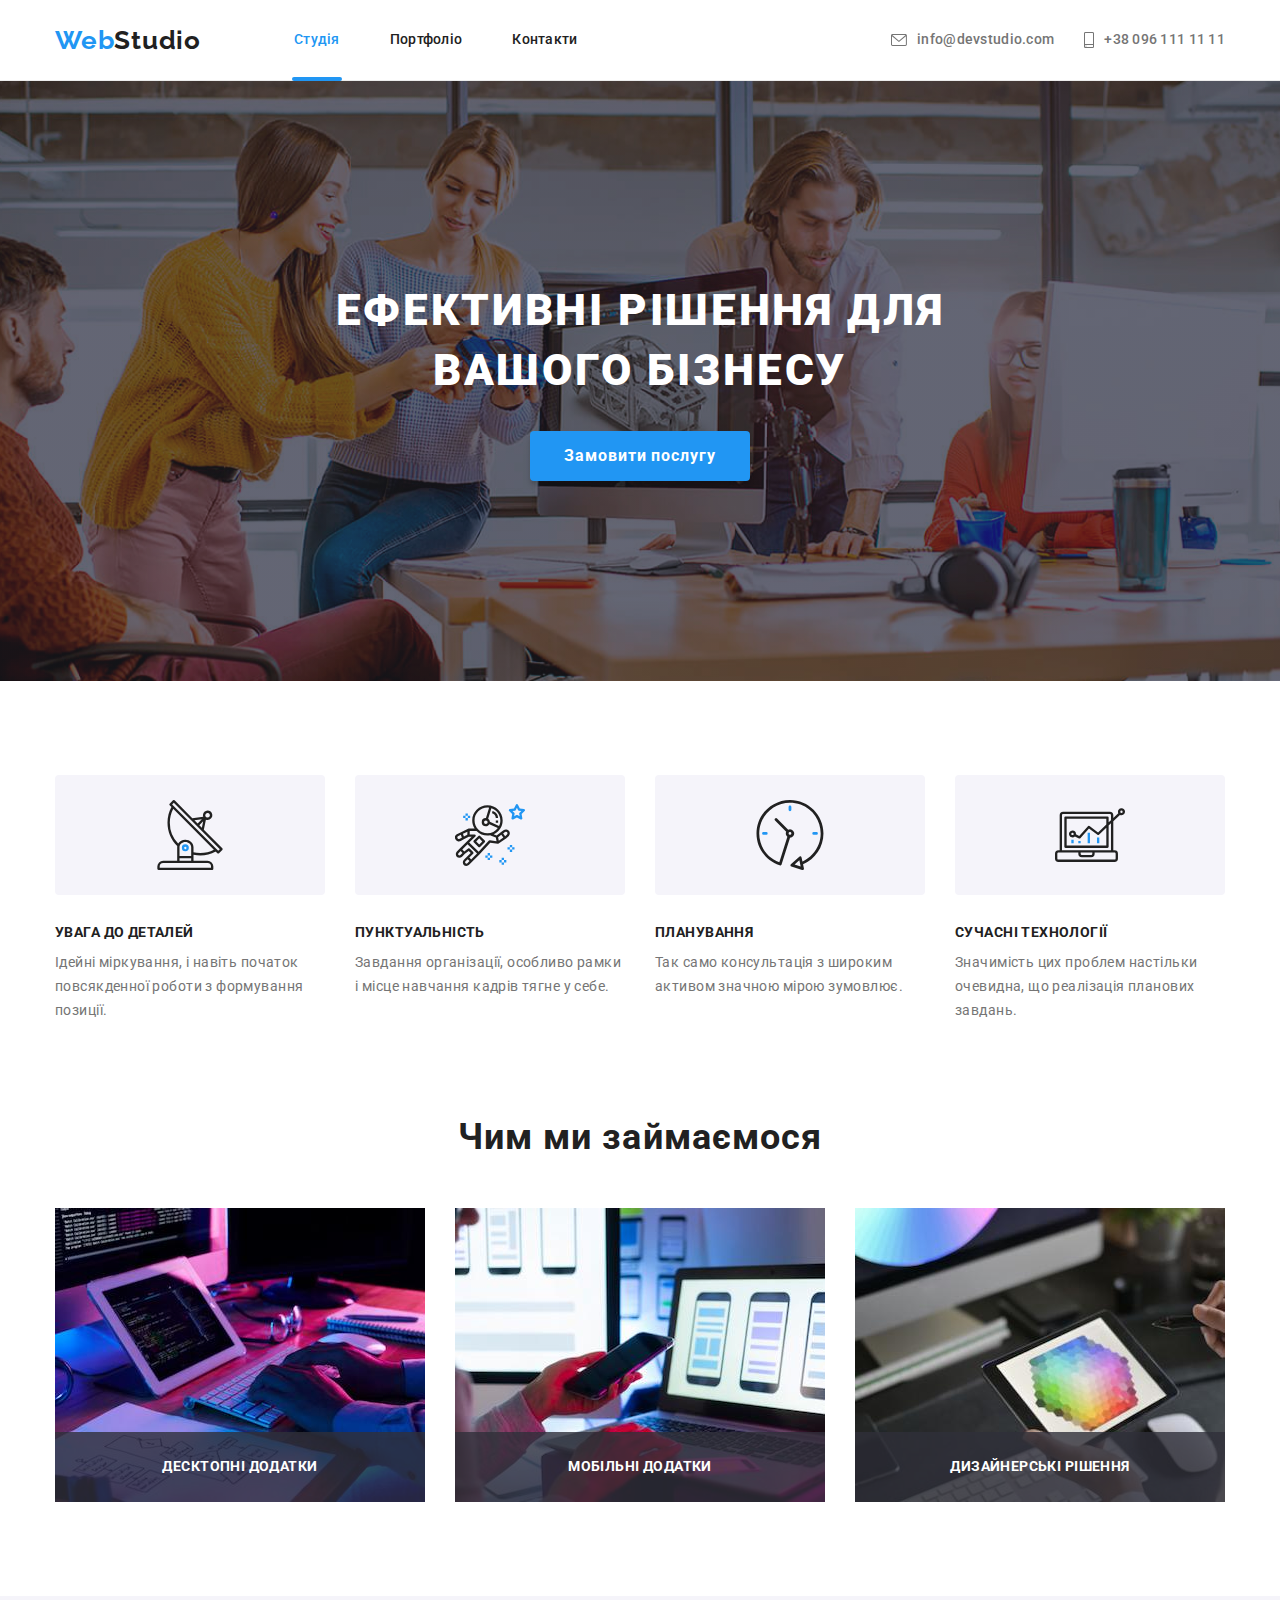
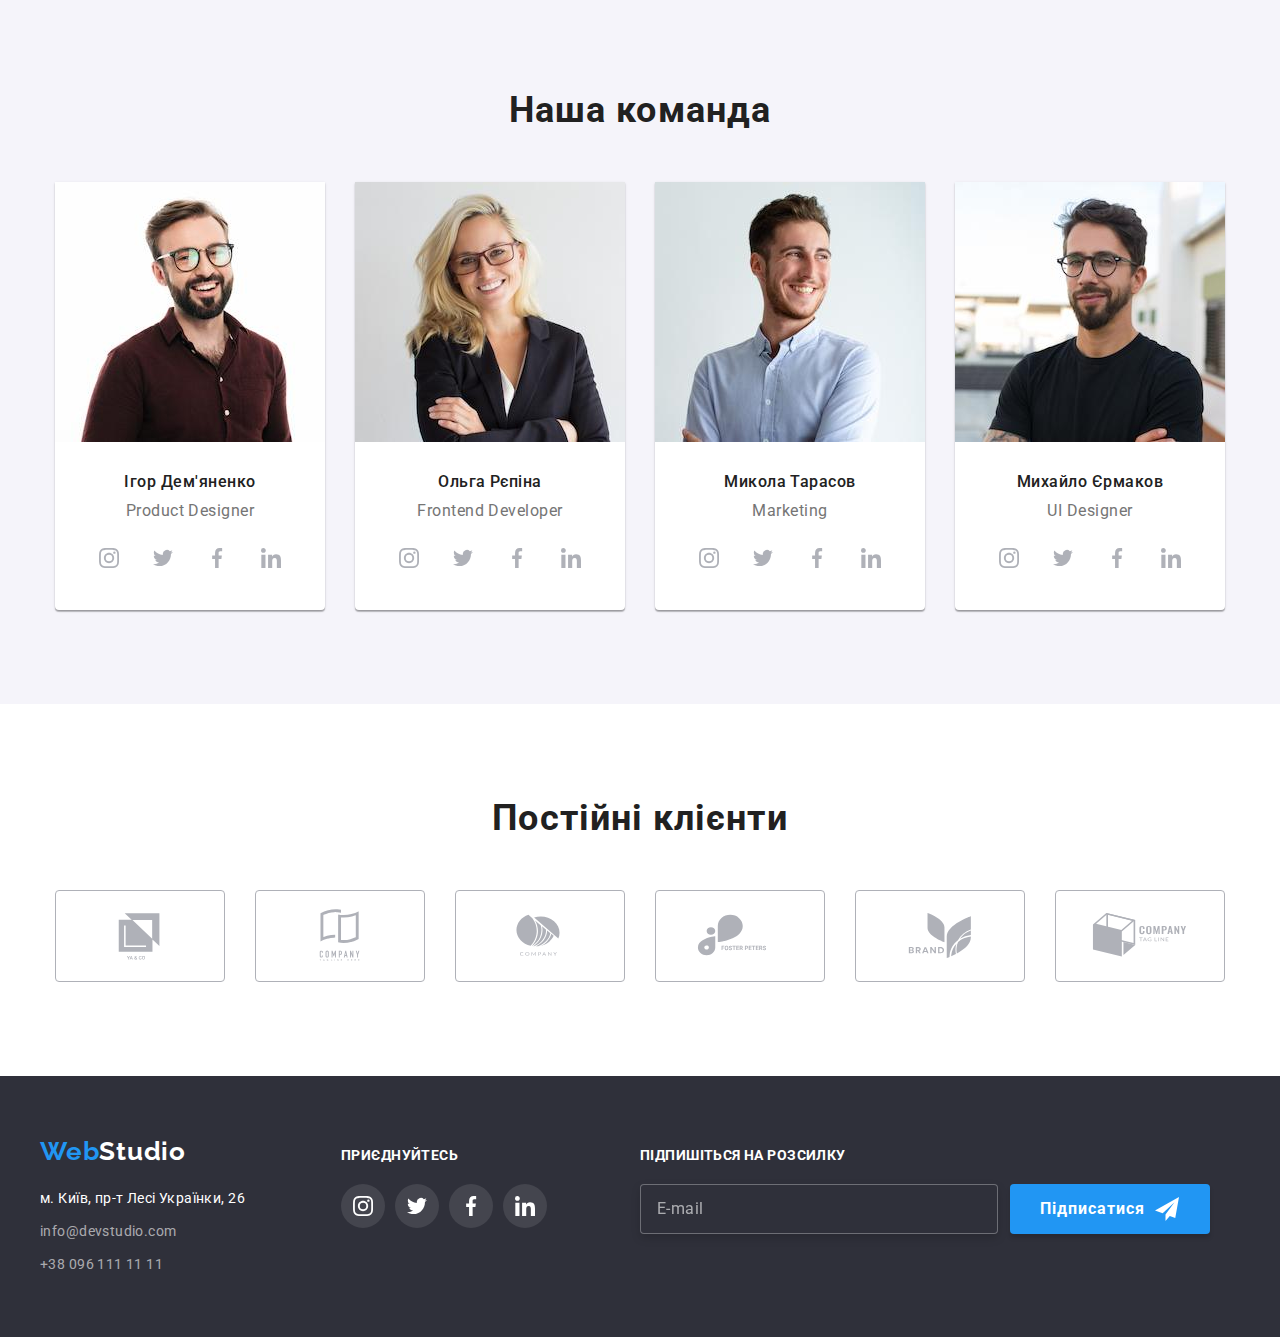
<file: index.html>
<!DOCTYPE html>
<html lang="uk">
  <head>
    <meta charset="UTF-8" />
    <meta http-equiv="X-UA-Compatible" content="IE=edge" />
    <meta name="viewport" content="width=device-width, initial-scale=1.0" />
    <title>WebStudio Main Page</title>
    <link rel="preconnect" href="https://fonts.googleapis.com" />
    <link rel="preconnect" href="https://fonts.gstatic.com" crossorigin />
    <link
      href="https://fonts.googleapis.com/css2?family=Raleway:wght@700&family=Roboto:wght@400;500;700;900&display=swap"
      rel="stylesheet"
    />
    <link
      rel="stylesheet"
      href="https://cdnjs.cloudflare.com/ajax/libs/modern-normalize/1.0.0/modern-normalize.min.css"
    />
    <link rel="stylesheet" href="./css/styles.css" />
  </head>

  <body>
    <header>
      <nav class="container main-nav">
        <a class="header-logo-link logo-link link" href="./index.html"
          >Web<span class="studio">Studio</span></a
        >
        <ul class="site-nav list">
          <li class="item">
            <a href="./index.html" class="site-nav-link link current">Студія</a>
          </li>
          <li class="item">
            <a href="./portfolio.html" class="site-nav-link link">Портфоліо</a>
          </li>
          <li class="item">
            <a href="" class="site-nav-link link">Контакти</a>
          </li>
        </ul>
        <ul class="contacts-nav list">
          <li class="item">
            <a class="email-link link" href="mailto:info@devstudio.com">
              <svg class="envelop-icon" width="16" height="12">
                <use href="./images/icons.svg#envelope"></use>
              </svg>
              info@devstudio.com
            </a>
          </li>
          <li class="item">
            <a class="telephone-link link" href="tel:+380961111111">
              <svg class="smartphone-icon" width="10" height="16">
                <use href="./images/icons.svg#smartphone"></use>
              </svg>
              +38 096 111 11 11</a
            >
          </li>
        </ul>
      </nav>
    </header>

    <main>
      <!-- Hero section -->
      <section class="hero">
        <h1 class="hero-title">Ефективні рішення для вашого бізнесу</h1>
        <button class="button hero-button" data-modal-open>
          Замовити послугу
        </button>
      </section>

      <!--  Our priorities section  -->

      <section class="section">
        <div class="container">
          <h2 class="section-title hide">Наші пріоритети</h2>
          <ul class="feature-list list">
            <li class="item feature-item">
              <div class="feature-box">
                <svg class="feature-icon" width="70" height="70">
                  <use href="./images/icons.svg#antenna"></use>
                </svg>
              </div>
              <h3 class="title">УВАГА ДО ДЕТАЛЕЙ</h3>
              <p>
                Ідейні міркування, і навіть початок повсякденної роботи з
                формування позиції.
              </p>
            </li>
            <li class="item feature-item">
              <div class="feature-box">
                <svg class="feature-icon" width="70" height="70">
                  <use href="./images/icons.svg#astronaut"></use>
                </svg>
              </div>
              <h3 class="title">ПУНКТУАЛЬНІСТЬ</h3>
              <p>
                Завдання організації, особливо рамки і місце навчання кадрів
                тягне у себе.
              </p>
            </li>
            <li class="item feature-item">
              <div class="feature-box">
                <svg class="feature-icon" width="70" height="70">
                  <use href="./images/icons.svg#clock"></use>
                </svg>
              </div>
              <h3 class="title">ПЛАНУВАННЯ</h3>
              <p>
                Так само консультація з широким активом значною мірою зумовлює.
              </p>
            </li>
            <li class="item feature-item">
              <div class="feature-box">
                <svg class="feature-icon" width="70" height="70">
                  <use href="./images/icons.svg#diagram"></use>
                </svg>
              </div>
              <h3 class="title">СУЧАСНІ ТЕХНОЛОГІЇ</h3>
              <p>
                Значимість цих проблем настільки очевидна, що реалізація
                планових завдань.
              </p>
            </li>
          </ul>
        </div>
      </section>
      <!-- what we do section -->
      <section class="section no-padding">
        <div class="container">
          <h2 class="activities-title section-title">Чим ми займаємося</h2>
          <ul class="activities list">
            <li class="item">
              <div class="activities-thumb">
                <img
                  src="./images/box1.jpg"
                  alt="Розроблений алгоритм перетворюється на програмний код"
                  width="370"
                />
                <div class="activities-info">
                  <p>Десктопні додатки</p>
                </div>
              </div>
            </li>
            <li class="item">
              <div class="activities-thumb">
                <img
                  src="./images/box2.jpg"
                  alt="На ноутбуці розробляють мобільний застосунок"
                  width="370"
                />
                <div class="activities-info">
                  <p>Мобільні додатки</p>
                </div>
              </div>
            </li>
            <li class="item">
              <div class="activities-thumb">
                <img
                  src="./images/box3.jpg"
                  alt="На графічному планшеті добирають кольори для дизайна"
                  width="370"
                />
                <div class="activities-info">
                  <p>Дизайнерські рішення</p>
                </div>
              </div>
            </li>
          </ul>
        </div>
      </section>

      <!-- Our Team -->

      <section class="section no-bottom-margin team-section">
        <div class="container">
          <h2 class="section-title">Наша команда</h2>
          <ul class="team-list list">
            <li class="team-card">
              <img
                src="./images/image1.jpg"
                alt="Ігор Дем'яненко, фото"
                width="270"
              />
              <div class="team-details">
                <h3 class="team-name">Ігор Дем'яненко</h3>
                <p class="team-job" lang="en">Product Designer</p>
              </div>
              <ul class="team-soc-list list">
                <li class="team-soc-item">
                  <a href="" class="team-link link">
                    <svg class="link-icon" width="20" height="20">
                      <use href="./images/icons.svg#instagram"></use>
                    </svg>
                  </a>
                </li>
                <li class="team-soc-item">
                  <a href="" class="team-link link">
                    <svg class="link-icon" width="20" height="20">
                      <use href="./images/icons.svg#twitter"></use>
                    </svg>
                  </a>
                </li>
                <li class="team-soc-item">
                  <a href="" class="team-link link">
                    <svg class="link-icon" width="20" height="20">
                      <use href="./images/icons.svg#facebook"></use>
                    </svg>
                  </a>
                </li>
                <li class="team-soc-item">
                  <a href="" class="team-link link">
                    <svg class="link-icon" width="20" height="20">
                      <use href="./images/icons.svg#linkedin"></use>
                    </svg>
                  </a>
                </li>
              </ul>
            </li>
            <li class="team-card">
              <img
                src="./images/image2.jpg"
                alt="Ольга Рєпіна, фото"
                width="270"
              />
              <div class="team-details">
                <h3 class="team-name">Ольга Рєпіна</h3>
                <p class="team-job" lang="en">Frontend Developer</p>
              </div>
              <ul class="team-soc-list list">
                <li class="team-soc-item">
                  <a href="" class="team-link link">
                    <svg class="link-icon" width="20" height="20">
                      <use href="./images/icons.svg#instagram"></use>
                    </svg>
                  </a>
                </li>
                <li class="team-soc-item">
                  <a href="" class="team-link link">
                    <svg class="link-icon" width="20" height="20">
                      <use href="./images/icons.svg#twitter"></use>
                    </svg>
                  </a>
                </li>
                <li class="team-soc-item">
                  <a href="" class="team-link link">
                    <svg class="link-icon" width="20" height="20">
                      <use href="./images/icons.svg#facebook"></use>
                    </svg>
                  </a>
                </li>
                <li class="team-soc-item">
                  <a href="" class="team-link link">
                    <svg class="link-icon" width="20" height="20">
                      <use href="./images/icons.svg#linkedin"></use>
                    </svg>
                  </a>
                </li>
              </ul>
            </li>
            <li class="team-card">
              <img
                src="./images/image3.jpg"
                alt="Микола Тарасов, фото"
                width="270"
              />
              <div class="team-details">
                <h3 class="team-name">Микола Тарасов</h3>
                <p class="team-job" lang="en">Marketing</p>
              </div>
              <ul class="team-soc-list list">
                <li class="team-soc-item">
                  <a href="" class="team-link link">
                    <svg class="link-icon" width="20" height="20">
                      <use href="./images/icons.svg#instagram"></use>
                    </svg>
                  </a>
                </li>
                <li class="team-soc-item">
                  <a href="" class="team-link link">
                    <svg class="link-icon" width="20" height="20">
                      <use href="./images/icons.svg#twitter"></use>
                    </svg>
                  </a>
                </li>
                <li class="team-soc-item">
                  <a href="" class="team-link link">
                    <svg class="link-icon" width="20" height="20">
                      <use href="./images/icons.svg#facebook"></use>
                    </svg>
                  </a>
                </li>
                <li class="team-soc-item">
                  <a href="" class="team-link link">
                    <svg class="link-icon" width="20" height="20">
                      <use href="./images/icons.svg#linkedin"></use>
                    </svg>
                  </a>
                </li>
              </ul>
            </li>
            <li class="team-card">
              <img
                src="./images/image4.jpg"
                alt="Михайло Єрмаков, фото"
                width="270"
              />
              <div class="team-details">
                <h3 class="team-name">Михайло Єрмаков</h3>
                <p class="team-job" lang="en">UI Designer</p>
              </div>
              <ul class="team-soc-list list">
                <li class="team-soc-item">
                  <a href="" class="team-link link">
                    <svg class="link-icon" width="20" height="20">
                      <use href="./images/icons.svg#instagram"></use>
                    </svg>
                  </a>
                </li>
                <li class="team-soc-item">
                  <a href="" class="team-link link">
                    <svg class="link-icon" width="20" height="20">
                      <use href="./images/icons.svg#twitter"></use>
                    </svg>
                  </a>
                </li>
                <li class="team-soc-item">
                  <a href="" class="team-link link">
                    <svg class="link-icon" width="20" height="20">
                      <use href="./images/icons.svg#facebook"></use>
                    </svg>
                  </a>
                </li>
                <li class="team-soc-item">
                  <a href="" class="team-link link">
                    <svg class="link-icon" width="20" height="20">
                      <use href="./images/icons.svg#linkedin"></use>
                    </svg>
                  </a>
                </li>
              </ul>
            </li>
          </ul>
        </div>
      </section>

      <!-- CLIENTS Section -->

      <section class="section">
        <div class="container">
          <h2 class="section-title">Постійні клієнти</h2>
          <ul class="client-list list">
            <li>
              <a href="" class="client-link link">
                <svg class="client-icon" width="106" height="60">
                  <use href="./images/icons.svg#Logo_1"></use>
                </svg>
              </a>
            </li>
            <li>
              <a href="" class="client-link link">
                <svg class="client-icon" width="106" height="60">
                  <use href="./images/icons.svg#Logo_2"></use>
                </svg>
              </a>
            </li>
            <li>
              <a href="" class="client-link link">
                <svg class="client-icon" width="106" height="60">
                  <use href="./images/icons.svg#Logo_3"></use>
                </svg>
              </a>
            </li>
            <li>
              <a href="" class="client-link link">
                <svg class="client-icon" width="106" height="60">
                  <use href="./images/icons.svg#Logo_4"></use>
                </svg>
              </a>
            </li>
            <li>
              <a href="" class="client-link link">
                <svg class="client-icon" width="106" height="60">
                  <use href="./images/icons.svg#Logo_5"></use>
                </svg>
              </a>
            </li>
            <li>
              <a href="" class="client-link link">
                <svg class="client-icon" width="106" height="60">
                  <use href="./images/icons.svg#Logo_6"></use>
                </svg>
              </a>
            </li>
          </ul>
        </div>
      </section>
    </main>

    <footer class="footer">
      <div class="container">
        <div class="footer-contacts">
          <a class="footer-logo-link logo-link link" href="./index.html"
            >Web<span class="studio">Studio</span></a
          >
          <address>
            <ul class="list">
              <li>
                <a
                  class="footer-address-link link"
                  href="https://www.google.com/maps/place/%D0%B1%D1%83%D0%BB.+%D0%9B%D0%B5%D1%81%D0%B8+%D0%A3%D0%BA%D1%80%D0%B0%D0%B8%D0%BD%D0%BA%D0%B8,+26,+%D0%9A%D0%B8%D0%B5%D0%B2,+%D0%A3%D0%BA%D1%80%D0%B0%D0%B8%D0%BD%D0%B0,+02000/@50.4265807,30.5361918,17z/data=!3m1!4b1!4m5!3m4!1s0x40d4cf0e033ecbe9:0x57a4dffefec77da0!8m2!3d50.4265807!4d30.5383858"
                  target="_blank"
                  rel="noopener noreferrer"
                >
                  м. Київ, пр-т Лесі Українки, 26
                </a>
              </li>
              <li>
                <a class="footer-email link" href="mailto:info@devstudio.com">
                  info@devstudio.com</a
                >
              </li>
              <li>
                <a class="footer-phone link" href="tel:+380961111111">
                  +38 096 111 11 11</a
                >
              </li>
            </ul>
          </address>
        </div>
        <div class="join">
          <p class="join-title">приєднуйтесь</p>
          <ul class="join-list list">
            <li>
              <a href="" class="join-link link">
                <svg class="join-link-icon" width="20" height="20">
                  <use href="./images/icons.svg#instagram"></use>
                </svg>
              </a>
            </li>
            <li>
              <a href="" class="join-link link">
                <svg class="join-link-icon" width="20" height="20">
                  <use href="./images/icons.svg#twitter"></use>
                </svg>
              </a>
            </li>
            <li>
              <a href="" class="join-link link">
                <svg class="join-link-icon" width="20" height="20">
                  <use href="./images/icons.svg#facebook"></use>
                </svg>
              </a>
            </li>
            <li>
              <a href="" class="join-link link">
                <svg class="join-link-icon" width="20" height="20">
                  <use href="./images/icons.svg#linkedin"></use>
                </svg>
              </a>
            </li>
          </ul>
        </div>
        <div class="subscribe">
          <p class="subscribe-title">Підпишіться на розсилку</p>
          <form
            class="subscribe-form js-speaker-form"
            name="subscribe"
            autocomplete="on"
          >
            <label>
              <input
                class="subscribe-field"
                type="email"
                name="email"
                placeholder="E-mail"
            /></label>
            <button class="subscribe-button form-btn" type="submit">
              Підписатися
              <svg class="send-icon" width="24" height="24">
                <use href="./images/icons.svg#icon-send"></use>
              </svg>
            </button>
          </form>
        </div>
      </div>
    </footer>

    <!--MODAL-->

    <div class="backdrop is-hidden" data-modal>
      <div class="modal">
        <button type="button" class="close-modal-btn" data-modal-close>
          <svg class="close-icon" width="11" height="11">
            <use href="./images/icons.svg#icon-close"></use>
          </svg>
        </button>
        <p class="order-title">Залиште свої дані, ми вам передзвонимо</p>
        <form
          class="order-form js-speaker-form"
          name="order-form"
          autocomplete="on"
        >
          <div class="order-form-container">
            <div class="order-field-wrap">
              <label class="order-label" for="name">Ім'я</label>
              <input class="order-field" type="text" id="name" name="name" />
              <span class="icon-wrap">
                <svg class="order-icon" width="18" height="18">
                  <use href="./images/icons.svg#icon-person"></use>
                </svg>
              </span>
            </div>
            <div class="order-field-wrap">
              <label class="order-label" for="telephone">Телефон</label>
              <input
                class="order-field"
                type="tel"
                id="telephone"
                name="telephone"
              />
              <div class="icon-wrap">
                <svg class="order-icon" width="18" height="18">
                  <use href="./images/icons.svg#icon-telephone"></use>
                </svg>
              </div>
            </div>
            <div class="order-field-wrap">
              <label class="order-label" for="email">Пошта</label>
              <input class="order-field" type="email" id="email" name="email"/>
              <div class="icon-wrap">
                <svg class="order-icon" width="18" height="18">
                  <use href="./images/icons.svg#icon-email"></use>
                </svg>
              </div>
            </div>
            <label class="order-label" for="comment">Коментар</label>
            <textarea
              class="order-comment"
              id="comment"
              name="comment"
              rows="5"
              placeholder="Введіть текст"
            ></textarea>
          </div>
          <label class="checkbox-label" for="agreement">
            <input
              class="checkbox-field visually-hidden"
              id="agreement"
              type="checkbox"
              name="agreement"
              value="agreed"
            />
            <span class="checkbox-box">
              <svg class="checkbox-icon" width="16" height="15">
                <use href="./images/icons.svg#icon-check"></use>
              </svg>
            </span>
            Погоджуюся з розсилкою та приймаю
            <a class="link agreement-link" href=""> Умови договору</a>
          </label>

          <button class="order-button form-btn" type="submit">
            Відправити
          </button>
        </form>
      </div>
    </div>

    <script src="./js/modal.js"></script>

    <!-- <script>
      (() => {
        document
          .querySelector(".js-speaker-form")
          .addEventListener("subnit", (e) => {
            e.preventDefault();

            new FormData(e.currentTarget).forEach((value, name) =>
              console.log(`${name}: ${value}`)
            );
          });
      })();
    </script> -->
  </body>
</html>
</file>
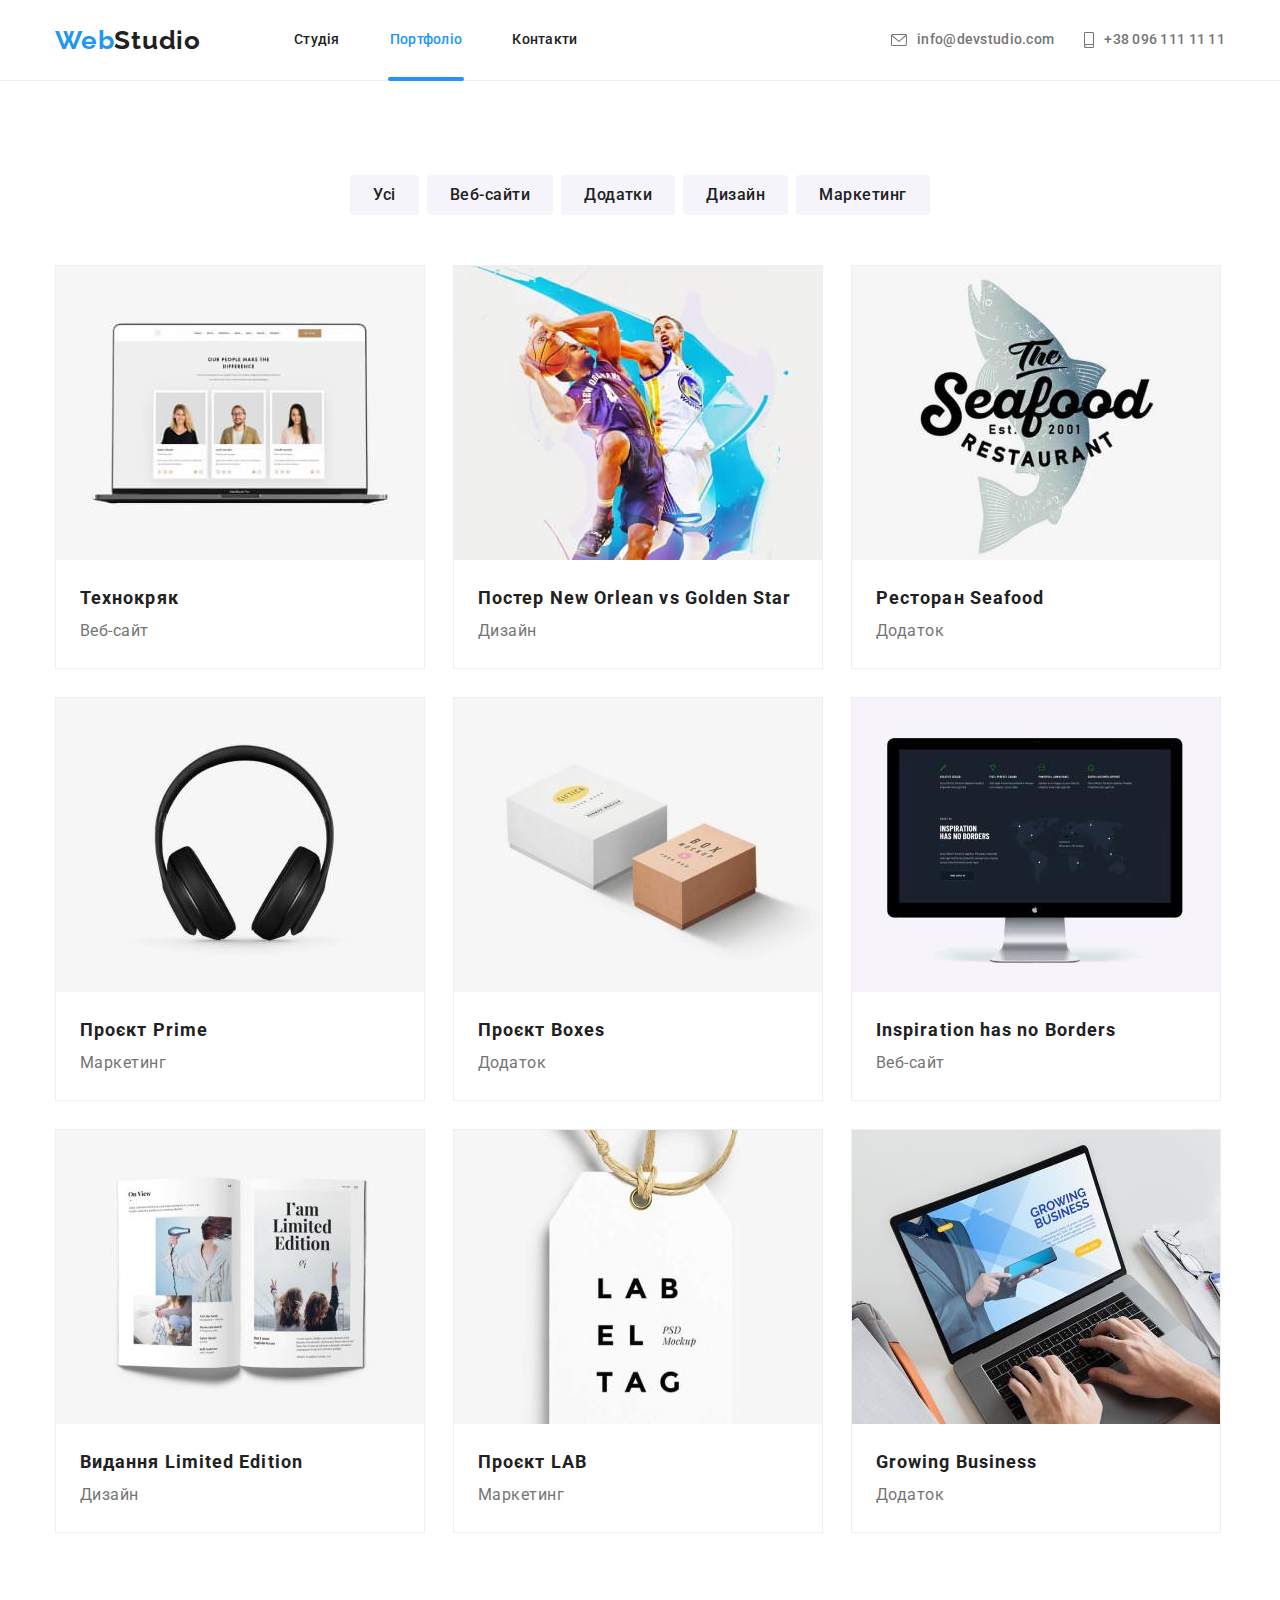
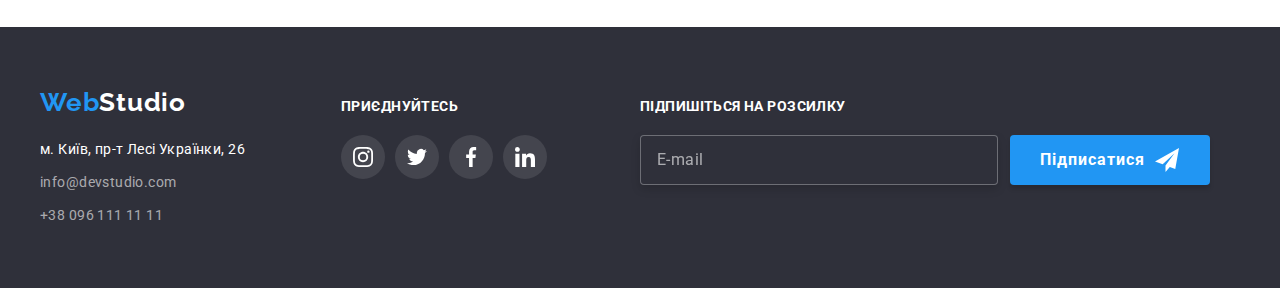
<file: portfolio.html>
<!DOCTYPE html>
<html lang="uk">
  <head>
    <meta charset="UTF-8" />
    <meta http-equiv="X-UA-Compatible" content="IE=edge" />
    <meta name="viewport" content="width=device-width, initial-scale=1.0" />
    <title>Portfolio</title>
    <link rel="preconnect" href="https://fonts.googleapis.com" />
    <link rel="preconnect" href="https://fonts.gstatic.com" crossorigin />
    <link
      href="https://fonts.googleapis.com/css2?family=Raleway:wght@700&family=Roboto:wght@400;500;700;900&display=swap"
      rel="stylesheet"
    />
    <link
      rel="stylesheet"
      href="https://cdnjs.cloudflare.com/ajax/libs/modern-normalize/1.0.0/modern-normalize.min.css"
    />
    <link rel="stylesheet" href="./css/styles.css" />
  </head>
  <!-- PORTFOLIO -->
  <body>
    <header>
      <nav class="container main-nav">
        <a class="header-logo-link logo-link link" href="./index.html"
          >Web<span class="studio">Studio</span></a
        >
        <ul class="site-nav list">
          <li class="item">
            <a href="./index.html" class="site-nav-link link">Студія</a>
          </li>
          <li class="item">
            <a href="./portfolio.html" class="site-nav-link link current"
              >Портфоліо</a
            >
          </li>
          <li class="item">
            <a href="" class="site-nav-link link">Контакти</a>
          </li>
        </ul>
        <ul class="contacts-nav list">
          <li class="item">
            <a class="email-link link" href="mailto:info@devstudio.com">
              <svg class="envelop-icon" width="16" height="12">
                <use href="./images/icons.svg#envelope"></use>
              </svg>
              info@devstudio.com
            </a>
          </li>
          <li class="item">
            <a class="telephone-link link" href="tel:+380961111111">
              <svg class="smartphone-icon" width="10" height="16">
                <use href="./images/icons.svg#smartphone"></use>
              </svg>
              +38 096 111 11 11</a
            >
          </li>
        </ul>
      </nav>
    </header>

    <main>
      <section class="section">
        <div class="container">
          <h1 class="section-title hide">Портфоліо</h1>
          <ul class="filter-list list container">
            <li class="item">
              <button class="filter-button button" type="button">Усі</button>
            </li>
            <li class="item">
              <button class="filter-button button" type="button">
                Веб-сайти
              </button>
            </li>
            <li class="item">
              <button class="filter-button button" type="button">
                Додатки
              </button>
            </li>
            <li class="item">
              <button class="filter-button button" type="button">Дизайн</button>
            </li>
            <li class="item">
              <button class="filter-button button" type="button">
                Маркетинг
              </button>
            </li>
          </ul>
          <ul class="projects list">
            <li>
              <a class="link project-link" href="">
                <div class="project-thumb">
                  <img
                    class=""
                    src="./images/project1.jpg"
                    alt="Фото проєкту, Веб-сайт Технокряк"
                    width="370"
                  />
                  <div class="project-text">
                    <p>
                      Ресурс пропонує комплексні пропозиції з різним рівнем
                      функціоналу та сервісів. Все це дозволить відвідувачу
                      отримати вичерпні відомості про компанію чи приватну
                      особу.
                    </p>
                  </div>
                </div>
                <div class="project-info">
                  <h2 class="project-title">Технокряк</h2>
                  <p class="project-description">Веб-сайт</p>
                </div>
              </a>
            </li>
            <li>
              <a class="link project-link" href="">
                <div class="project-thumb">
                  <img
                    src="./images/project2.jpg"
                    alt="Фото проєкту, Постер New Orlean vs Golden Star"
                    width="370"
                  />
                  <div class="project-text">
                    <p>
                      Ресурс пропонує комплексні пропозиції з різним рівнем
                      функціоналу та сервісів. Все це дозволить відвідувачу
                      отримати вичерпні відомості про компанію чи приватну
                      особу.
                    </p>
                  </div>
                </div>
                <div class="project-info">
                  <h2 class="project-title">
                    Постер <span lang="en">New Orlean vs Golden Star</span>
                  </h2>
                  <p class="project-description">Дизайн</p>
                </div>
              </a>
            </li>
            <li>
              <a class="link project-link" href="">
                <div class="project-thumb">
                  <img
                    src="./images/project3.jpg"
                    alt="Фото проєкту, додаток для Ресторан Seafood"
                    width="370"
                  />
                  <div class="project-text">
                    <p>
                      Ресурс пропонує комплексні пропозиції з різним рівнем
                      функціоналу та сервісів. Все це дозволить відвідувачу
                      отримати вичерпні відомості про компанію чи приватну
                      особу.
                    </p>
                  </div>
                </div>
                <div class="project-info">
                  <h2 class="project-title">
                    Ресторан <span lang="en">Seafood</span>
                  </h2>
                  <p class="project-description">Додаток</p>
                </div>
              </a>
            </li>
            <li>
              <a class="link project-link" href="">
                <div class="project-thumb">
                  <img
                    src="./images/project4.jpg"
                    alt="Фото проєкту, Проєкт Prime, чорні навушники"
                    width="370"
                  />
                  <div class="project-text">
                    <p>
                      Ресурс пропонує комплексні пропозиції з різним рівнем
                      функціоналу та сервісів. Все це дозволить відвідувачу
                      отримати вичерпні відомості про компанію чи приватну
                      особу.
                    </p>
                  </div>
                </div>
                <div class="project-info">
                  <h2 class="project-title">
                    Проєкт <span lang="en">Prime</span>
                  </h2>
                  <p class="project-description">Маркетинг</p>
                </div>
              </a>
            </li>
            <li>
              <a class="link project-link" href="">
                <div class="project-thumb">
                  <img
                    src="./images/project5.jpg"
                    alt="Фото проєкту, Проєкт Boxes, коробки"
                    width="370"
                  />
                  <div class="project-text">
                    <p>
                      Ресурс пропонує комплексні пропозиції з різним рівнем
                      функціоналу та сервісів. Все це дозволить відвідувачу
                      отримати вичерпні відомості про компанію чи приватну
                      особу.
                    </p>
                  </div>
                </div>
                <div class="project-info">
                  <h2 class="project-title">
                    Проєкт <span lang="en">Boxes</span>
                  </h2>
                  <p class="project-description">Додаток</p>
                </div>
              </a>
            </li>
            <li>
              <a class="link project-link" href="">
                <div class="project-thumb">
                  <img
                    src="./images/project6.jpg"
                    alt="Фото проєкту, Inspiration has no Borders, чорний екран монітора"
                    width="370"
                  />
                  <div class="project-text">
                    <p>
                      Ресурс пропонує комплексні пропозиції з різним рівнем
                      функціоналу та сервісів. Все це дозволить відвідувачу
                      отримати вичерпні відомості про компанію чи приватну
                      особу.
                    </p>
                  </div>
                </div>
                <div class="project-info">
                  <h2 class="project-title" lang="en">
                    Inspiration has no Borders
                  </h2>
                  <p class="project-description">Веб-сайт</p>
                </div>
              </a>
            </li>
            <li>
              <a class="link project-link" href="">
                <div class="project-thumb">
                  <img
                    src="./images/project7.jpg"
                    alt="Фото проєкту, Видання Limited Edition, чорний екран монітора"
                    width="370"
                  />
                  <div class="project-text">
                    <p>
                      Ресурс пропонує комплексні пропозиції з різним рівнем
                      функціоналу та сервісів. Все це дозволить відвідувачу
                      отримати вичерпні відомості про компанію чи приватну
                      особу.
                    </p>
                  </div>
                </div>
                <div class="project-info">
                  <h2 class="project-title">
                    Видання <span lang="en">Limited Edition</span>
                  </h2>
                  <p class="project-description">Дизайн</p>
                </div>
              </a>
            </li>
            <li>
              <a class="link project-link" href="">
                <div class="project-thumb">
                  <img
                    src="./images/project8.jpg"
                    alt="Фото проєкту, Проєкт LAB, была бірка"
                    width="370"
                  />
                  <div class="project-text">
                    <p>
                      Ресурс пропонує комплексні пропозиції з різним рівнем
                      функціоналу та сервісів. Все це дозволить відвідувачу
                      отримати вичерпні відомості про компанію чи приватну
                      особу.
                    </p>
                  </div>
                </div>
                <div class="project-info">
                  <h2 class="project-title">Проєкт LAB</h2>
                  <p class="project-description">Маркетинг</p>
                </div>
              </a>
            </li>
            <li>
              <a class="link project-link" href="">
                <div class="project-thumb">
                  <img
                    src="./images/project9.jpg"
                    alt="Фото проєкту, Growing Business, ноутбук на білому столі"
                    width="370"
                  />
                  <div class="project-text">
                    <p>
                      Ресурс пропонує комплексні пропозиції з різним рівнем
                      функціоналу та сервісів. Все це дозволить відвідувачу
                      отримати вичерпні відомості про компанію чи приватну
                      особу.
                    </p>
                  </div>
                </div>
                <div class="project-info">
                  <h2 class="project-title" lang="en">Growing Business</h2>
                  <p class="project-description">Додаток</p>
                </div>
              </a>
            </li>
          </ul>
        </div>
        <!-- </div> -->
      </section>
    </main>

    <footer class="footer">
      <div class="container">
        <div class="footer-contacts">
          <a class="footer-logo-link logo-link link" href="./index.html">Web<span class="studio">Studio</span></a>
          <address>
            <ul class="list">
              <li>
                <a class="footer-address-link link"
                  href="https://www.google.com/maps/place/%D0%B1%D1%83%D0%BB.+%D0%9B%D0%B5%D1%81%D0%B8+%D0%A3%D0%BA%D1%80%D0%B0%D0%B8%D0%BD%D0%BA%D0%B8,+26,+%D0%9A%D0%B8%D0%B5%D0%B2,+%D0%A3%D0%BA%D1%80%D0%B0%D0%B8%D0%BD%D0%B0,+02000/@50.4265807,30.5361918,17z/data=!3m1!4b1!4m5!3m4!1s0x40d4cf0e033ecbe9:0x57a4dffefec77da0!8m2!3d50.4265807!4d30.5383858"
                  target="_blank" rel="noopener noreferrer">
                  м. Київ, пр-т Лесі Українки, 26
                </a>
              </li>
              <li>
                <a class="footer-email link" href="mailto:info@devstudio.com">
                  info@devstudio.com</a>
              </li>
              <li>
                <a class="footer-phone link" href="tel:+380961111111">
                  +38 096 111 11 11</a>
              </li>
            </ul>
          </address>
        </div>
        <div class="join">
          <p class="join-title">приєднуйтесь</p>
          <ul class="join-list list">
            <li>
              <a href="" class="join-link link">
                <svg class="join-link-icon" width="20" height="20">
                  <use href="./images/icons.svg#instagram"></use>
                </svg>
              </a>
            </li>
            <li>
              <a href="" class="join-link link">
                <svg class="join-link-icon" width="20" height="20">
                  <use href="./images/icons.svg#twitter"></use>
                </svg>
              </a>
            </li>
            <li>
              <a href="" class="join-link link">
                <svg class="join-link-icon" width="20" height="20">
                  <use href="./images/icons.svg#facebook"></use>
                </svg>
              </a>
            </li>
            <li>
              <a href="" class="join-link link">
                <svg class="join-link-icon" width="20" height="20">
                  <use href="./images/icons.svg#linkedin"></use>
                </svg>
              </a>
            </li>
          </ul>
        </div>
        <div class="subscribe">
          <p class="subscribe-title">Підпишіться на розсилку</p>
          <form class="subscribe-form js-speaker-form" name="subscribe" autocomplete="on">
            <label>
              <input class="subscribe-field" type="email" name="email" placeholder="E-mail" /></label>
            <button class="subscribe-button form-btn" type="submit">
              Підписатися
              <svg class="send-icon" width="24" height="24">
                <use href="./images/icons.svg#icon-send"></use>
              </svg>
            </button>
          </form>
        </div>
      </div>
    </footer>
  </body>
</html>
</file>
<file: css/styles.css>
:root {
  --primary-text-color: #757575;
  --title-text-color: #212121;
  --accent-color: #2196f3;
  --hero-btn-active-color: #188ce8;
  --primary-white-color: #ffffff;
  --hero-bcg-color: rgba(47, 48, 58, 0.4);
  --pale-grey: #f5f4fa;
  /* --secondary-of-white: #f5f5f5; */
  --header-bottom-border-color: #ececec;
  --portfolio-projects-border-color: #eeeeee;
  --footer-bcg-color: #2f303a;
  --icon-grey-color: #afb1b8;
  --footer-text-color: rgba(255, 255, 255, 0.6);

  --shadow-basic: 0px 1px 3px rgba(0, 0, 0, 0.12),
    0px 1px 1px rgba(0, 0, 0, 0.14), 0px 2px 1px rgba(0, 0, 0, 0.2);

  --transition: 250ms cubic-bezier(0.4, 0, 0.2, 1);
}

body {
  margin: 0;

  font-family: "Roboto", sans-serif;
  font-style: normal;
  font-size: 14px;
  line-height: 1.71;
  letter-spacing: 0.03em;

  color: var(--primary-text-color);
  background-color: var(--primary-white-color);
}

h2,
h3 {
  margin-top: 0;
  margin-bottom: 0;
}

p {
  margin-top: 0;
  margin-bottom: 0;
}
img {
  display: block;
}
.link {
  display: block;
  text-decoration: none;
  font-style: normal;
  outline: none;

  color: var(--primary-text-color);
  transition: color var(--transition);
}

.link:focus,
.link:hover {
  color: var(--accent-color);
}

.list {
  padding: 0;
  margin: 0;
  list-style: none;
}

.container {
  max-width: 1200px;
  padding-left: 15px;
  padding-right: 15px;
  margin-left: auto;
  margin-right: auto;
}

/* -------BUTTONS------- */
/* .button {
  font-weight: 500;
  font-size: 16px;
  line-height: 1.62;
  letter-spacing: 0.03em;

  cursor: pointer;

  color: var(--title-text-color);
  background-color: var(--pale-grey);
  border-radius: 4px;
  transition: color 250ms var(--transition-timing-function),
  background-color 250ms var(--transition-timing-function);
}

.button:hover,
.button:focus {
  color: var(--primary-white-color);
  background-color: var(--accent-color);
  
} */

/* -------HEADER------- */
header {
  border-bottom: 1px solid var(--header-bottom-border-color);
}
/* LOGO */
.logo-link {
  /* display: flex;
  align-items: center; */

  font-family: "Raleway", sans-serif;
  font-weight: 700;
  font-size: 26px;
  line-height: 1.19;
  letter-spacing: 0.03em;

  color: var(--accent-color);
  /* transition: color var(--transition); */
}
.header-logo-link {
  display: flex;
  align-items: center;

  color: var(--accent-color);
  transition: color var(--transition);
}

/* LOGO color change element */
header .studio {
  color: var(--title-text-color);
}

.main-nav {
  display: flex;
}

.site-nav {
  display: flex;
  align-items: center;

  margin-left: 93px;
}

.site-nav .item + .item {
  margin-left: 50px;
}

.site-nav-link {
  position: relative;
  padding-top: 32px;
  padding-bottom: 32px;

  font-weight: 500;
  font-size: 14px;
  line-height: 1.14;
  letter-spacing: 0.02em;

  color: var(--title-text-color);
  transition: color var(--transition);
}

.site-nav .link.current {
  color: var(--accent-color);
}

.site-nav-link.current::after {
  content: "";

  position: absolute;
  left: -2px;
  bottom: -1px;
  width: calc(100% + 4px);
  height: 4px;

  background-color: var(--accent-color);
  border-radius: 2px;
}

.contacts-nav {
  display: flex;
  margin-left: auto;
  margin-right: 0;
}

.contacts-nav .item + .item {
  margin-left: 30px;
}

.email-link,
.telephone-link {
  display: flex;
  align-items: center;
  padding-top: 32px;
  padding-bottom: 32px;

  font-weight: 500;
  line-height: 1.14;
  letter-spacing: 0.02em;
  transition: color var(--transition);
}

.envelop-icon,
.smartphone-icon {
  display: flex;
  align-items: center;
  margin-right: 10px;

  fill: currentColor;
}

.hero-button {
  display: block;
  margin-left: auto;
  margin-right: auto;
  padding: 10px 34px;

  font-weight: 700;
  font-size: 16px;
  line-height: 1.88;
  letter-spacing: 0.06em;

  cursor: pointer;

  color: var(--primary-white-color);
  background-color: var(--accent-color);
  box-shadow: 0px 4px 4px rgba(0, 0, 0, 0.15);
  border: 0;
  border-radius: 4px;

  transition: background-color var(--transition);
}

.hero-button:hover,
.hero-button:focus {
  background-color: var(--hero-btn-active-color);
}

/* MAIN PAGE */

/* HERO */

.hero {
  padding-top: 200px;
  padding-bottom: 200px;
  max-width: 1600px;
  margin: 0 auto;

  background-color: var(--hero-bcg-color);
  background-image: linear-gradient(
      to top,
      rgba(47, 48, 58, 0.4),
      rgba(47, 48, 59, 0.4)
    ),
    url(../images/Img_hero.png);
  background-repeat: no-repeat;
  background-position: center;
}

.hero-title {
  margin: 0 auto 30px auto;
  width: 696px;

  font-weight: 900;
  font-size: 44px;
  line-height: 1.36;
  letter-spacing: 0.06em;
  text-align: center;
  text-transform: uppercase;

  color: var(--primary-white-color);
}

/* Section */
.section {
  margin-top: 0;
  margin-bottom: 0;
  padding-top: 94px;
  padding-bottom: 94px;
}
.section.no-padding {
  padding-top: 0;
}

.section.no-bottom-margin {
  margin-bottom: 0;
}

.section.top-margin {
  margin-top: 94px;
}

.section.bgc-off-white {
  background-color: var(--secondary-of-white);
}

.section-title {
  margin-top: 0;
  margin-bottom: 0;

  font-weight: 700;
  font-size: 36px;
  line-height: 1.16;
  text-align: center;
  letter-spacing: 0.03em;

  color: var(--title-text-color);
}
.section-title.hide {
  display: none;
}

.feature-list {
  display: flex;
  gap: 30px;
}

.feature-list .title {
  margin-top: 0;
  margin-bottom: 10px;

  font-weight: 700;
  font-size: 14px;
  line-height: 1.14;
  letter-spacing: 0.03em;
  text-transform: uppercase;

  color: var(--title-text-color);
}

.feature-box {
  display: flex;
  justify-content: center;
  align-items: center;
  width: 270px;
  height: 120px;

  margin-bottom: 30px;

  background-color: #f5f4fa;
  border-radius: 4px;
}

/*------- ACTIVITIES ------- */
.activities {
  display: flex;
  gap: 30px;
}

.activities-title {
  margin-bottom: 50px;
}
.activities-thumb {
  display: flex;
  justify-content: center;
  align-items: center;
  position: relative;
}

.activities-info {
  display: flex;
  justify-content: center;
  align-items: center;

  position: absolute;
  bottom: 0;
  width: 100%;
  height: 24%;

  font-family: "Roboto";
  font-style: normal;
  font-weight: 700;
  font-size: 14px;
  line-height: 1.14;
  text-align: center;
  letter-spacing: 0.03em;
  text-transform: uppercase;

  color: #ffffff;

  background: rgba(47, 48, 58, 0.8);
}

/*-------TEAM-------*/
.team-section {
  display: flex;
  justify-content: space-between;
  padding-top: 94px;
  padding-bottom: 94px;

  background-color: var(--pale-grey);
}
.team-list {
  display: flex;
  margin-top: 50px;
  gap: 30px;
}
.team-card {
  max-width: 270px;
  padding-bottom: 30px;

  background-color: var(--primary-white-color);
  box-shadow: var(--shadow-basic);
  border-radius: 0px 0px 4px 4px;
}

.team-details {
  padding-top: 30px;
  padding-bottom: 16px;
}

.team-name {
  font-weight: 500;
  font-size: 16px;
  line-height: 1.19;
  letter-spacing: 0.03em;
  text-align: center;

  color: var(--title-text-color);
}

.team-job {
  padding-top: 10px;

  font-size: 16px;
  line-height: 1.19;
  letter-spacing: 0.03em;
  text-align: center;
}
.team-soc-list {
  display: flex;
  height: 44px;

  padding: 0 32px;
  gap: 10px;
}

.team-soc-item {
  width: 44px;
  height: 44px;
}

.team-link {
  display: flex;
  justify-content: center;
  align-items: center;
  width: 100%;
  height: 100%;

  color: var(--icon-grey-color);
  border-radius: 50%;
  transition: color var(--transition);
}

.team-link:hover,
.team-link:focus {
  color: var(--primary-white-color);
  background-color: var(--accent-color);
}
.link-icon {
  fill: currentColor;
}

/* CLIENTS Section */

.client-list {
  display: flex;
  margin-top: 50px;

  justify-content: space-between;
}

.client-link {
  display: flex;
  width: 170px;
  height: 92px;
  justify-content: center;
  align-items: center;

  color: var(--icon-grey-color);
  border: 1px solid var(--icon-grey-color);
  border-radius: 4px;

  transition: color var(--transition), background-color var(--transition);
}

.client-link:hover,
.client-link:focus {
  color: var(--accent-color);
  border-color: var(--accent-color);
}

.client-icon {
  display: block;
  width: 106px;
  height: 60px;

  fill: currentColor;
}

/* --- FOOTER --- */
.footer {
  background-color: var(--footer-bcg-color);
  padding-top: 60px;
  padding-bottom: 60px;
}

.footer .container {
  display: flex;
  flex-direction: row;
  padding-left: 0;
}

.footer-contacts {
  display: flex;
  flex-direction: column;
  width: 231px;
}

.footer-logo-link {
  margin-bottom: 20px;
}

.footer .studio {
  color: var(--primary-white-color);
}

.footer-address-link {
  color: var(--primary-white-color);
  transition: color var(--transition);
}

.footer-email,
.footer-phone {
  margin-top: 9px;

  color: var(--footer-text-color);
}

.join {
  margin-top: 12px;
  margin-left: 70px;
}
.join-title,
.subscribe-title {
  display: block;
  margin-top: 0;
  margin-bottom: 20px;

  font-size: 14px;
  font-weight: 700;
  line-height: 1.14;
  letter-spacing: 0.03em;
  text-transform: uppercase;

  color: var(--primary-white-color);
}

.join-list {
  display: flex;
  gap: 10px;
}

.join-link {
  display: flex;
  justify-content: center;
  align-items: center;

  width: 44px;
  height: 44px;

  color: var(--primary-white-color);
  background-color: rgba(255, 255, 255, 0.1);
  border-radius: 50%;

  transition: color var(--transition), background-color var(--transition);
}

.join-link:hover,
.join-link:focus {
  color: var(--primary-white-color);
  background-color: var(--accent-color);
}

.join-link-icon {
  fill: currentColor;
}
.subscribe {
 
  margin-left: 93px;
  margin-top: 12px;
}

.subscribe-form {
  display: flex;
}
.subscribe-field {
  width: 358px;
  height: 50px;
  padding: 15px 16px;
  margin-right: 12px;

  font-weight: 400;
  font-size: 16px;
  line-height: 1.25;
  letter-spacing: 0.03em;

  color: rgba(255, 255, 255, 0.6);

  background: #2f303a;
  border: 1px solid rgba(255, 255, 255, 0.3);
  filter: drop-shadow(0px 4px 4px rgba(0, 0, 0, 0.15));
  border-radius: 4px;
}
.subscribe-field::placeholder {
  font-weight: 400;
  font-size: 16px;
  line-height: 1.25;
  letter-spacing: 0.03em;

  color: rgba(255, 255, 255, 0.6);
}
.subscribe-field:hover,
.subscribe-field:focus,
.subscribe-field:focus-visible {
  border: 1px solid var(--accent-color);
  outline: none;
}

.form-btn {
  display: flex;
  align-items: center;
  width: 200px;
  height: 50px;

  font-weight: 700;
  font-size: 16px;
  line-height: 1.88;
  letter-spacing: 0.06em;

  cursor: pointer;
}

.subscribe-button {
  padding: 10px 28px;

  color: var(--primary-white-color);
  background-color: var(--accent-color);

  border-color: transparent;
  box-shadow: 0px 4px 4px rgba(0, 0, 0, 0.15);
  border-radius: 4px;

  transition: background-color var(--transition);
}

.subscribe-button:hover,
.subscribe-button:focus {
  background-color: var(--hero-btn-active-color);
}

.send-icon {
  display: flex;
  align-items: center;
  margin-left: 10px;

  fill: currentColor;
}

/* ------------------------------------------ */
/*------- PORTFOLIO PAGE ------- */

/* -----FILTER----- */

.filter-list {
  display: flex;
  justify-content: center;
  padding-left: 0;
  padding-right: 0;
  margin-bottom: 50px;
  width: 1170px;
}

.filter-button {
  font-weight: 500;
  font-size: 16px;
  line-height: 1.62;
  letter-spacing: 0.03em;
  cursor: pointer;
  padding: 6px 22px;
  color: var(--title-text-color);
  background-color: var(--pale-grey);
  border: solid 1px transparent;
  border-radius: 4px;
  box-shadow: none;

  transition: box-shadow var(--transition), color var(--transition),
    background-color var(--transition);
}

.filter-button:hover,
.filter-button:focus {
  color: var(--primary-white-color);
  background-color: var(--accent-color);
  box-shadow: 0px 3px 1px rgba(0, 0, 0, 0.1), 0px 1px 2px rgba(0, 0, 0, 0.08),
    0px 2px 2px rgba(0, 0, 0, 0.12);
}
.filter-list .item + .item {
  margin-left: 8px;
}
.filter .link {
  font-weight: 500;
  font-size: 16px;
  line-height: 1.62;
  letter-spacing: 0.03em;
}

/* -------PROJECTS GALLERY----- */

.project-link {
  width: 370px;
  height: 404px;

  border: 1px solid var(--portfolio-projects-border-color);
  transition: box-shadow var(--transition);
}
.project-link:hover,
.project-link:focus {

  box-shadow: 0px 1px 1px rgba(0, 0, 0, 0.12), 0px 4px 4px rgba(0, 0, 0, 0.06),
    1px 4px 6px rgba(0, 0, 0, 0.16);
}

.project-thumb {
  display: flex;
  justify-content: center;
  align-items: center;

  position: relative;
  overflow: hidden;
}

.project-text {
  position: absolute;
  left: 0;
  bottom: -1px;

  padding: 63px 24px;

  font-family: "Roboto";
  font-style: normal;
  font-weight: 400;
  font-size: 18px;
  line-height: 1.56;
  letter-spacing: 0.03em;

  color: #ffffff;
  background: rgba(33, 150, 243, 0.9);

  transform: translateY(100%);
  transition: transform var(--transition);

  /* opacity: 0; */
}

.project-link:hover .project-text {
  transform: translateY(0);
  /* opacity: 1; */

  /* transition: 250ms var(--transition-timing-function); */
}

.project-title {
  font-size: 18px;
  line-height: 2;
  letter-spacing: 0.06em;

  color: var(--title-text-color);
}

.project-info {
  display: block;
  padding: 20px 24px;
}
.project-description {
  font-size: 16px;
  line-height: 1.88;
  letter-spacing: 0.03em;

  color: var(--primary-text-color);
}

.projects {
  display: flex;
  flex-wrap: wrap;

  gap: 28px;
  padding: 0;
}

.projects .item {
  border-bottom: 1px solid var(--portfolio-projects-border-color);
}

.projects .item:nth-child(3n) {
  margin-right: 0;
}
.projects .item:nth-last-child(-n + 3) {
  margin-bottom: 0;
}
/* ------MODAL------ */

.backdrop {
  position: fixed;
  left: 0;
  top: 0;

  width: 100%;
  height: 100%;
  background-color: rgba(0, 0, 0, 0.2);
  transition: background-color var(--transition), visibility var(--transition),
    opacity var(--transition);
}

.modal {
  position: absolute;
  width: 528px;
  height: 581px;

  top: 50%;
  left: 50%;
  text-align: center;
  padding: 40px;

  background: #ffffff;
  box-shadow: var(--shadow-bacic);

  border-radius: 4px;
  opacity: 1;
  transform: translate(-50%, -50%) scale(1);
  transition: transform var(--transition), opacity var(--transition);
}

.backdrop.is-hidden {
  background-color: transparent;
  visibility: hidden;
  opacity: 0;
  pointer-events: none;
}

.backdrop.is-hidden .modal {
  transform: translate(-50%, -50%) scale(0.1);
  opacity: 0.6;
}

.close-modal-btn {
  padding: 0;
  position: absolute;
  top: 8px;
  right: 8px;

  width: 30px;
  height: 30px;

  background-color: inherit;
  border: 1px solid rgba(0, 0, 0, 0.1);
  border-radius: 50%;
  transition: color var(--transition);
}

.close-icon {
  display: block;
  margin: auto;
  fill: currentColor;
}

.close-modal-btn:hover,
.close-modal-btn:focus {
  cursor: pointer;
  color: var(--accent-color);
}

.order-title {
  display: block;
  margin-bottom: 12px;

  font-size: 20px;
  font-weight: 500;
  line-height: 1.15;
  letter-spacing: 0.03em;

  color: var(--title-text-color);
}

.order-form {
}

.order-form-container {
  display: flex;
  flex-direction: column;
  width: 448px;
}

.order-label {
  margin-bottom: 4px;

  font-weight: 400;
  font-size: 12px;
  line-height: 1.17;
  text-align: left;
  letter-spacing: 0.01em;

  color: var(--primary-text-color);
}

.order-field {
  margin-bottom: 10px;
  height: 40px;
  padding: 12px 12px 12px 42px;

  border: 1px solid rgba(33, 33, 33, 0.2);
  border-radius: 4px;
  outline: none;
  transition: border var(--transition);
}

.order-field-wrap {
  display: flex;
  position: relative;
  flex-direction: column;
}

.icon-wrap {
  display: flex;
  justify-content: center;
  align-items: center;

  width: 18px;
  height: 18px;

  position: absolute;
  top: 29px;
  left: 12px;

  color: var(--title-text-color);
  transition: color var(--transition);
}

.order-icon {
  display: block;
  margin: auto;
  fill: currentColor;
}
/* .order-label::placeholder {
padding-left: 42px;
} */
.order-field:hover + .icon-wrap,
.order-field:focus + .icon-wrap,
.order-field:focus-visible + .icon-wrap {
  color: var(--accent-color);
}

.order-field:hover,
.order-field:focus,
.order-comment:hover,
.order-comment:focus {
  border: 1px solid var(--accent-color);
}

.order-comment {
  height: 120px;
  padding: 12px 16px;
  margin-bottom: 20px;

  border: 1px solid rgba(33, 33, 33, 0.2);
  border-radius: 4px;
  outline: none;
  resize: none;

  transition: border var(--transition);
}

.order-comment::placeholder {
  font-weight: 400;
  font-size: 12px;
  line-height: 1.17;
  letter-spacing: 0.01em;

  color: rgba(117, 117, 117, 0.5);
}

.checkbox-label {
  display: flex;
  justify-content: center;
  align-items: center;

  font-weight: 400;
  font-size: 14px;
  line-height: 1.71;
  letter-spacing: 0.03em;

  color: var(--primary-text-color);
}

.visually-hidden {
  position: absolute;
  width: 1px;
  height: 1px;
  margin: -1px;
  border: 0;
  padding: 0;
  clip: rect(0 0 0 0);
  overflow: hidden;
}
.checkbox-field {
}

.checkbox-box {
  display: flex;
  justify-content: center;
  align-items: center;

  width: 16px;
  height: 15px;
  margin-right: 8px;
  color: #ffffff;
  border: 2px solid #000;
  border-radius: 2px;
  /* background-color: pink ; */

  transition: background-color var(--transition), border-color var(--transition);
}
.checkbox-icon {
  fill: currentColor;
}

.checkbox-field:checked + .checkbox-box {
  background-color: var(--accent-color);
  border-color: var(--accent-color);
}

.checkbox-field:hover + .checkbox-box,
.checkbox-field:focus + .checkbox-box {
  border-color: var(--accent-color);
}

.agreement-link {
  margin-left: 4px;
  color: var(--accent-color);
  text-decoration: underline;
}

.order-button {
  margin: 30px auto 0 auto;
  padding: 10px 52px;

  color: var(--primary-white-color);
  background-color: var(--accent-color);
  border: solid 1px transparent;
  box-shadow: 0px 4px 4px rgba(0, 0, 0, 0.15);
  border-radius: 4px;
  outline: none;

  transition: background-color var(--transition), border var(--transition);
}

.order-button:hover,
.order-button:focus {
  background-color: var(--hero-btn-active-color);
}
</file>
